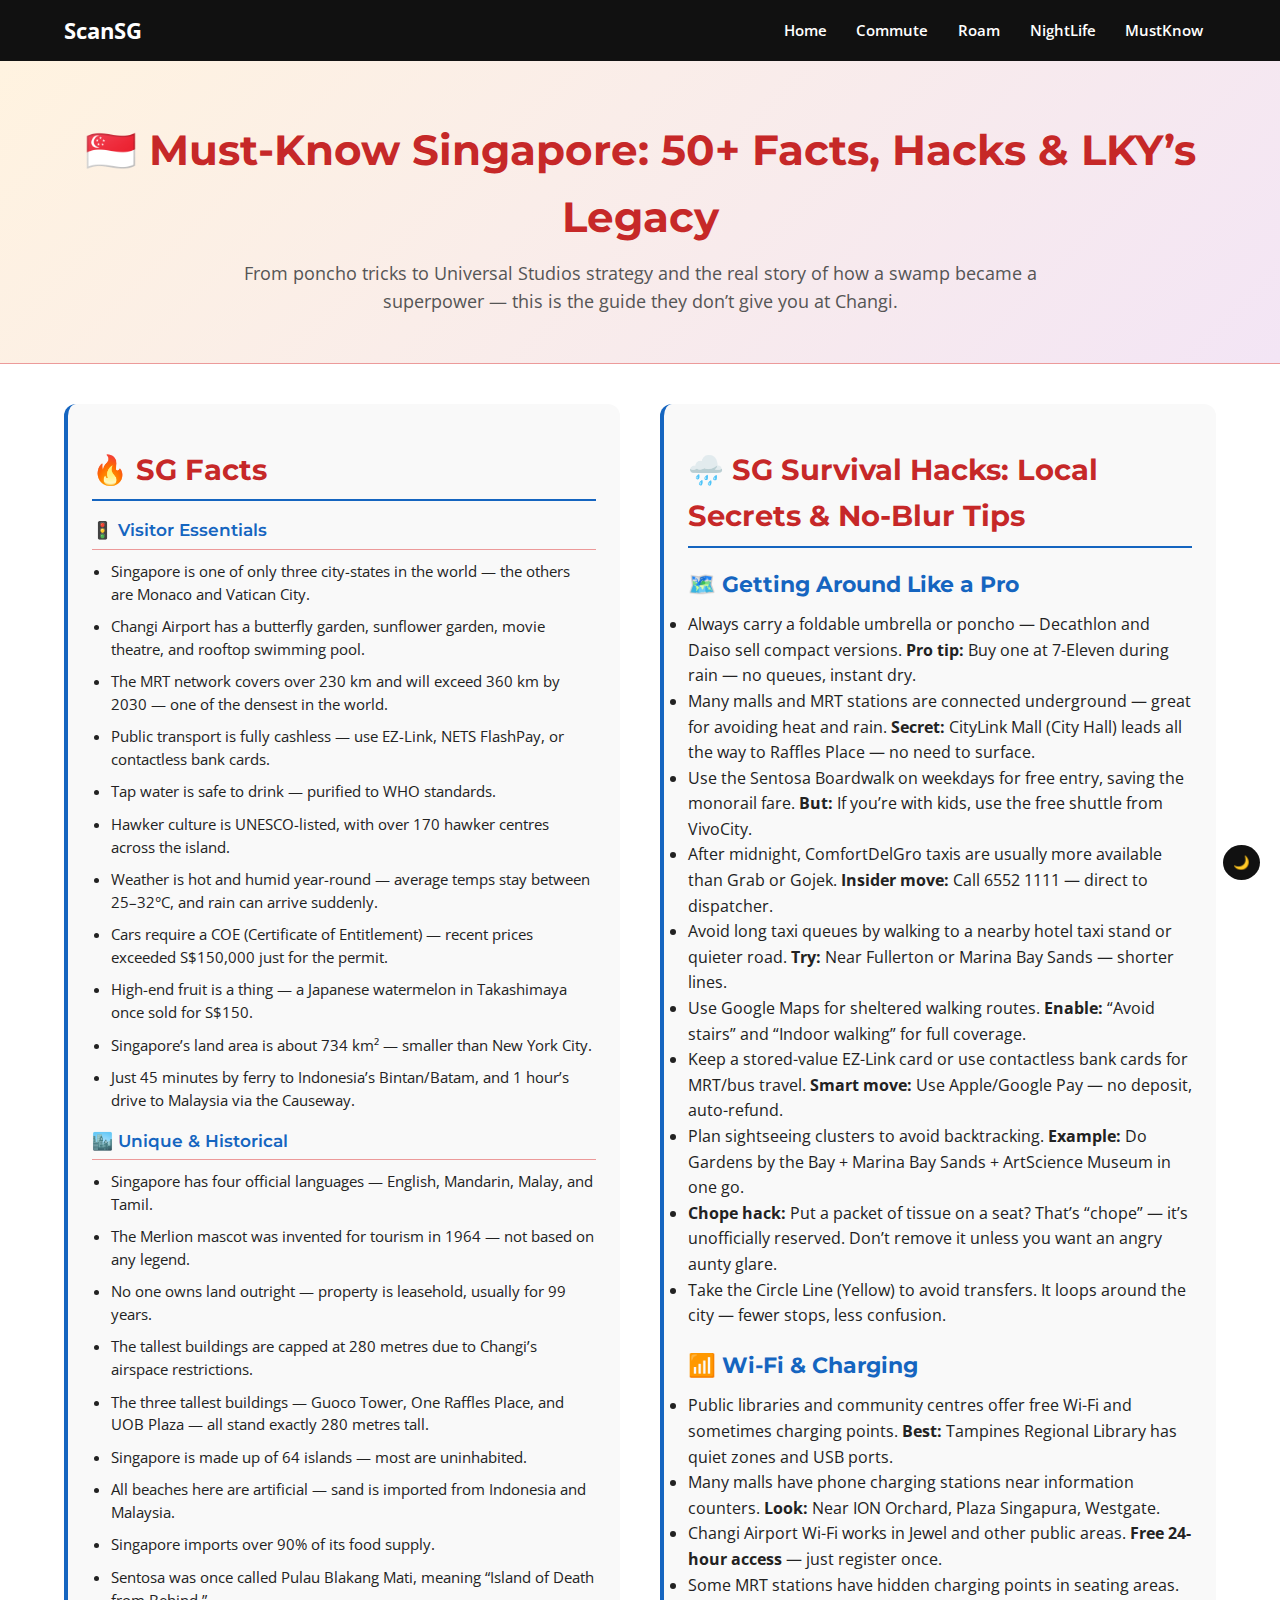
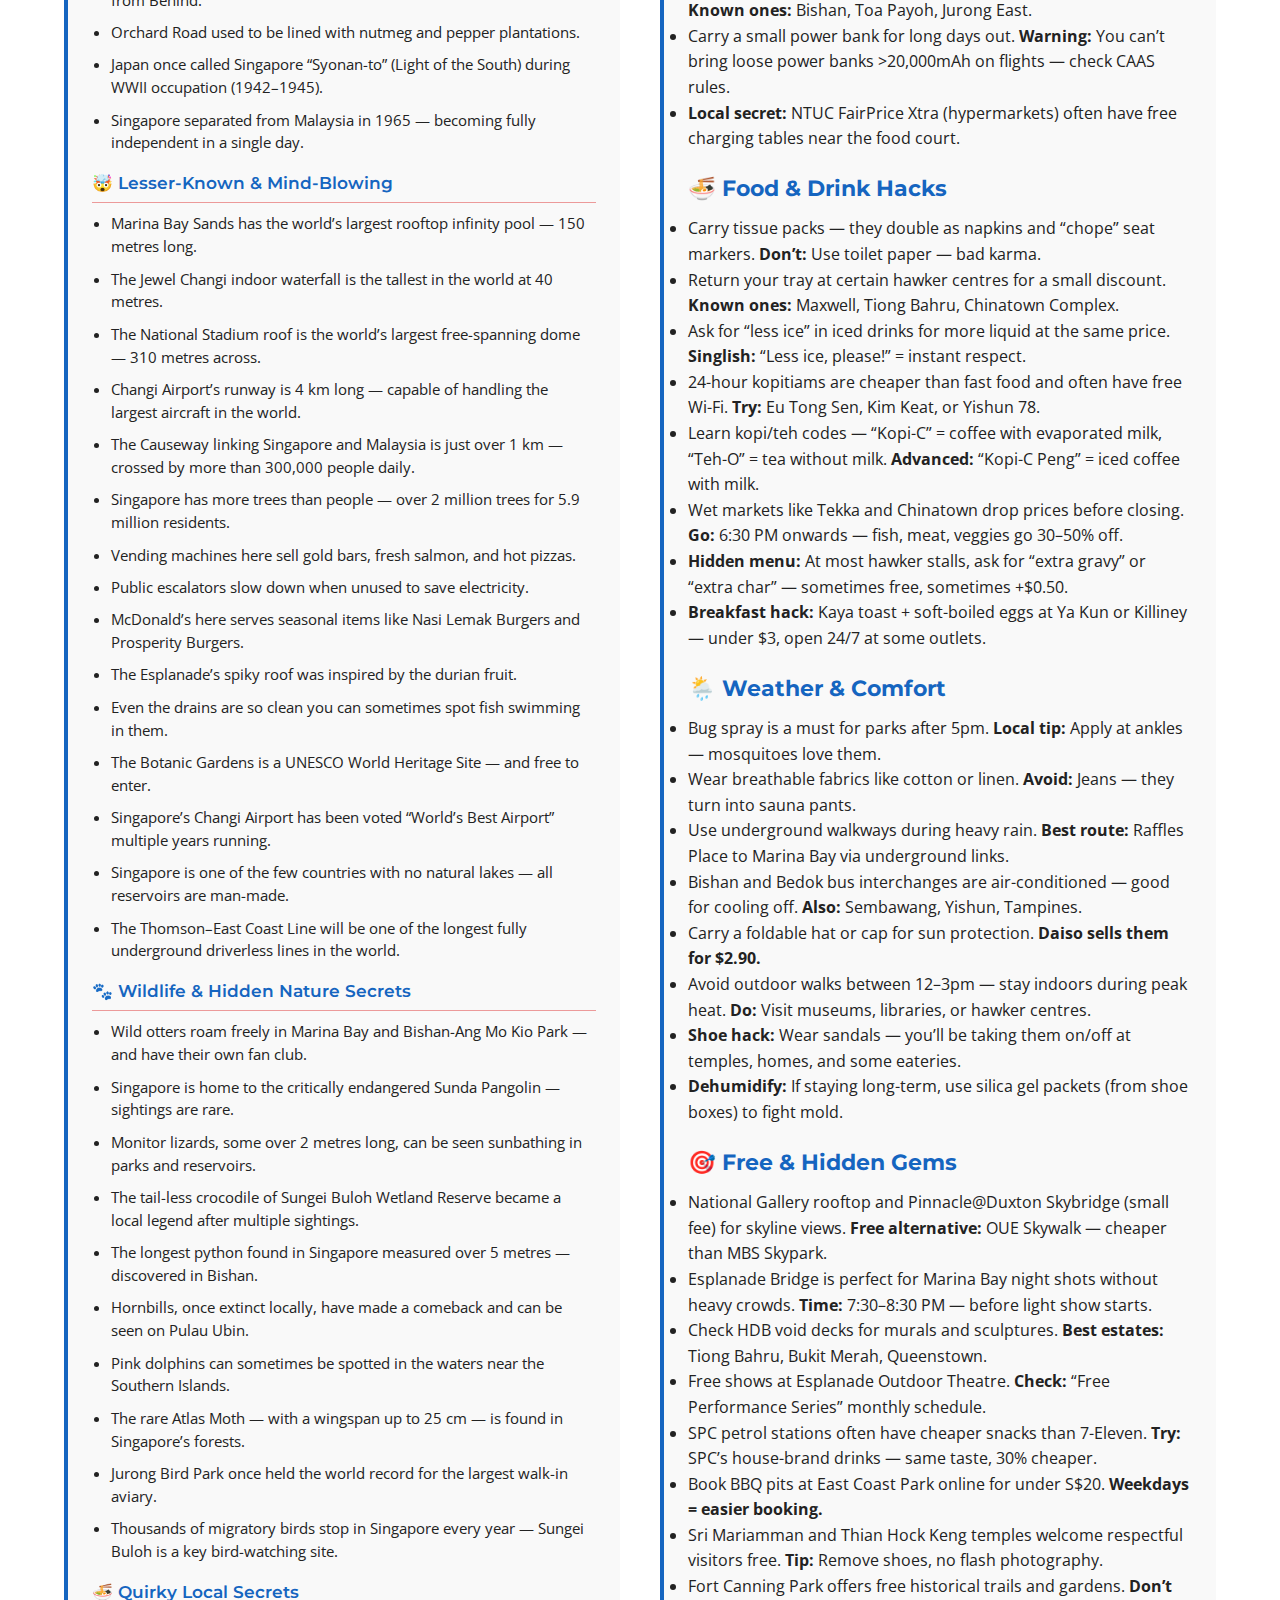
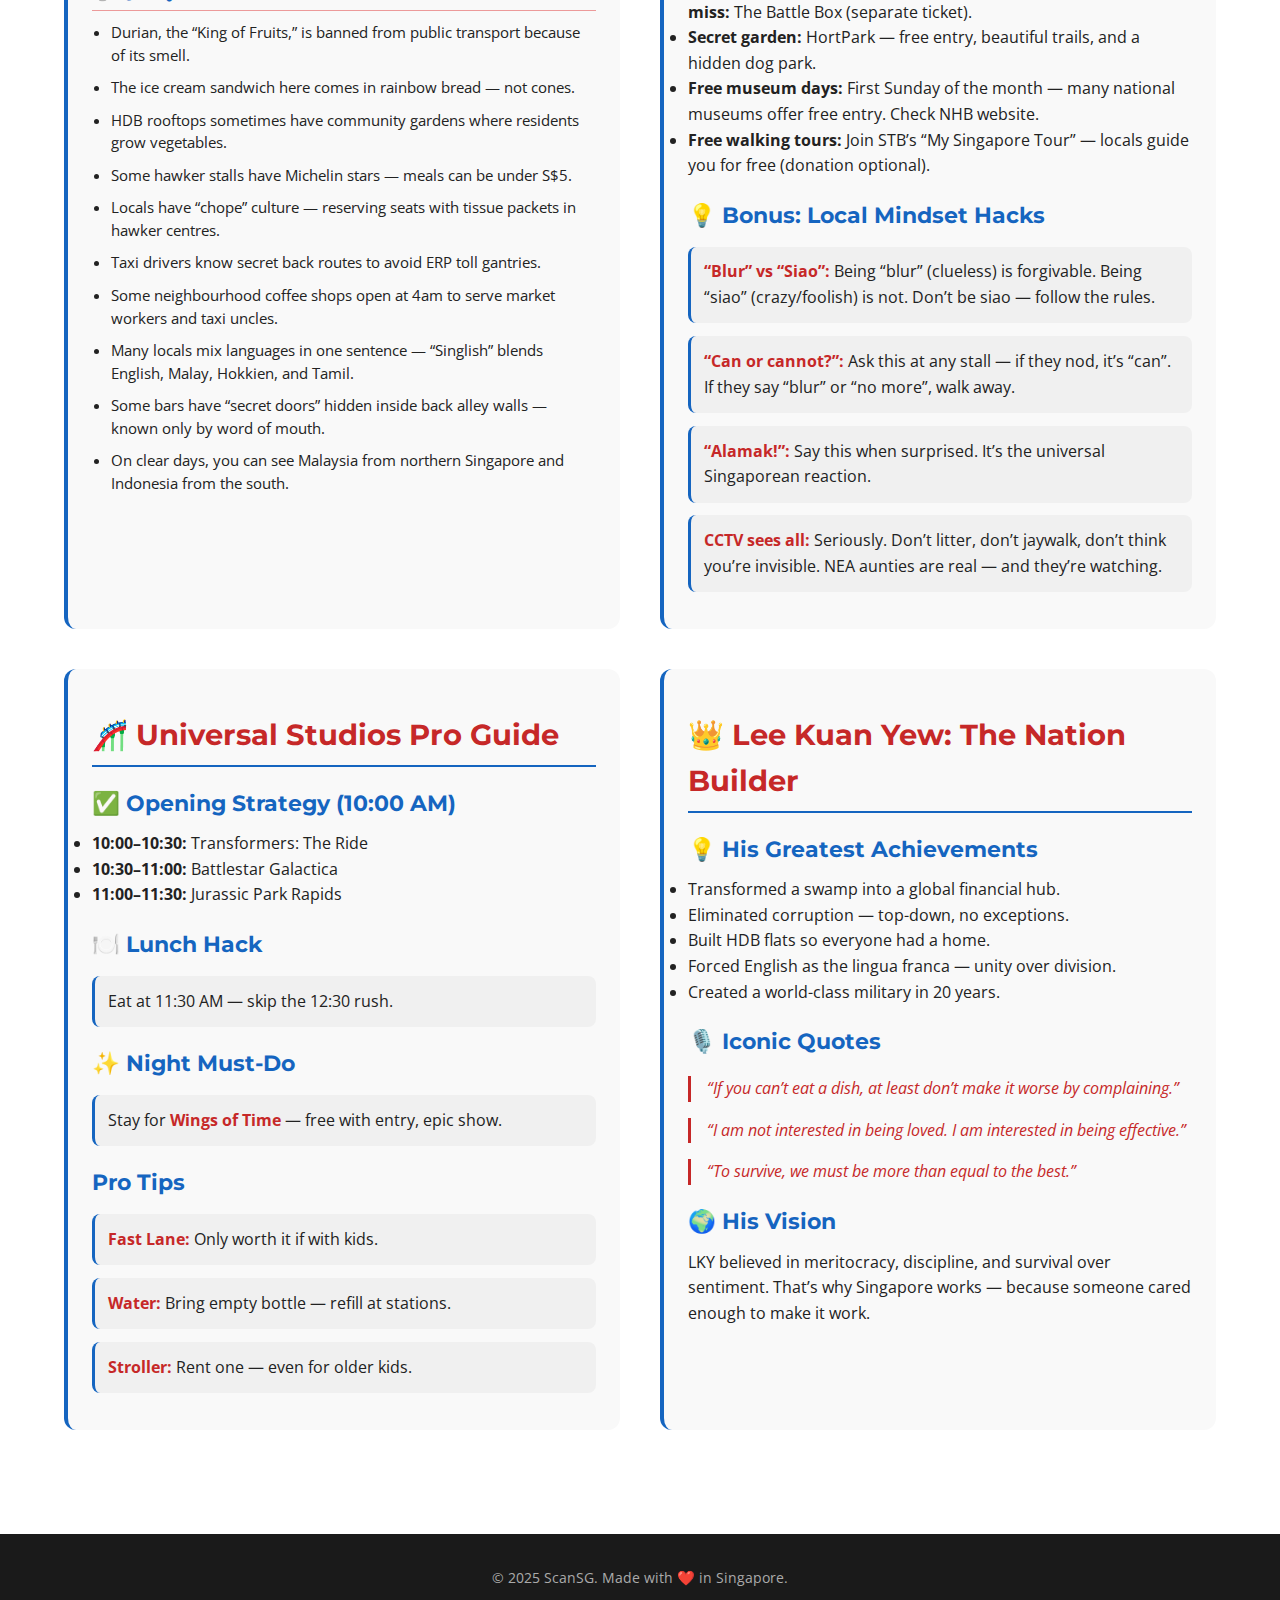
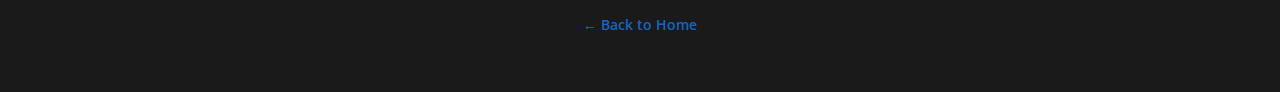
<file: mustknow.html>
<!DOCTYPE html>
<html lang="en-SG" data-theme="light">
<head>
  <meta charset="UTF-8" />
  <meta name="viewport" content="width=device-width, initial-scale=1.0" />
  <title>Must-Know Singapore: 50+ Facts, Hacks, USS & LKY Legacy | ScanSG</title>
  <meta name="description" content="50+ mind-blowing facts, survival hacks, Universal Studios pro tips, and the untold story of Lee Kuan Yew. The real Singapore guide — no blur-blur.">
  <meta name="robots" content="index, follow" />
  <link rel="canonical" href="https://scansg.com/mustknow.html" />
  
  <!-- Open Graph / Social -->
  <meta property="og:title" content="Must-Know Singapore: Facts, Hacks, USS & LKY" />
  <meta property="og:description" content="The ultimate guide to surviving and thriving in Singapore — from poncho hacks to LKY’s vision." />
  <meta property="og:image" content="https://scansg.com/images/mustknow-og.jpg" />
  <meta property="og:url" content="https://scansg.com/mustknow.html" />
  <meta property="og:type" content="article" />
  <meta property="og:site_name" content="ScanSG" />

  <!-- Twitter Card -->
  <meta name="twitter:card" content="summary_large_image" />
  <meta name="twitter:site" content="@ScanSG365" />
  <meta name="twitter:title" content="Must-Know Singapore: Facts, Hacks, USS & LKY" />
  <meta name="twitter:description" content="50+ facts, hacks, and the real story of how Singapore became a miracle." />
  <meta name="twitter:image" content="https://scansg.com/images/mustknow-og.jpg" />

  <!-- Favicon -->
  <link rel="icon" href="/images/favicon.ico" sizes="32x32" />

  <!-- Preload Fonts -->
  <link href="https://fonts.googleapis.com/css2?family=Montserrat:wght@700&family=Open+Sans&display=swap" rel="stylesheet" media="print" onload="this.media='all'">

  <!-- Inline CSS -->
  <style>
    :root {
      --main: #c62828;
      --accent: #1565c0;
      --text: #222;
      --bg: #fff;
      --gray: #555;
      --light-gray: #f9f9f9;
      --border: #ec9a9a;
      --header-bg: #111;
    }
    [data-theme="dark"] {
      --text: #eee;
      --bg: #121212;
      --light-gray: #1e1e1e;
      --border: #444;
    }
    * {
      box-sizing: border-box;
      margin: 0;
      padding: 0;
      scroll-behavior: smooth;
    }
    body {
      font-family: 'Open Sans', sans-serif;
      line-height: 1.6;
      color: var(--text);
      background: var(--bg);
      transition: background 0.4s ease, color 0.4s ease;
    }
    h1, h2, h3, h4 {
      font-family: 'Montserrat', sans-serif;
      margin: 1.2rem 0 0.6rem;
      color: var(--main);
    }
    h2 {
      font-size: 1.8rem;
      border-bottom: 2px solid var(--accent);
      padding-bottom: 0.4rem;
    }
    h3 {
      font-size: 1.4rem;
      color: var(--accent);
    }
    a {
      color: var(--accent);
      text-decoration: none;
    }
    .container {
      max-width: 1200px;
      margin: 0 auto;
      padding: 0 1.5rem;
    }
    /* Header */
    header {
      background: var(--header-bg);
      color: white;
      padding: 0.8rem 0;
      position: sticky;
      top: 0;
      z-index: 1000;
    }
    .header-content {
      display: flex;
      justify-content: space-between;
      align-items: center;
    }
    .logo-link {
      text-decoration: none;
    }
    .logo {
      font-weight: 700;
      font-size: 1.4rem;
      color: white;
    }
    nav a {
      color: white;
      font-size: 0.95rem;
      font-weight: 600;
      margin: 0 0.8rem;
    }
    nav a:hover {
      color: #4fc3f7;
    }
    /* Hero */
    .hero {
      text-align: center;
      padding: 3rem 1rem;
      background: linear-gradient(135deg, #fff3e0 0%, #f3e5f5 100%);
      margin: 0;
      border-bottom: 1px solid var(--border);
    }
    [data-theme="dark"] .hero {
      background: linear-gradient(135deg, #2a1a1a 0%, #1a1a2a 100%);
      border-color: #444;
    }
    .hero h1 {
      font-size: 2.6rem;
      margin: 0.5rem 0;
      color: var(--main);
    }
    .hero p {
      font-size: 1.1rem;
      color: var(--gray);
      max-width: 800px;
      margin: 0 auto;
    }
    /* 2-Column Grid Layout */
    .two-column {
      display: grid;
      grid-template-columns: 1fr 1fr;
      gap: 2.5rem;
      padding: 2.5rem 0;
    }
    .section-box {
      background: var(--light-gray);
      padding: 1.5rem;
      border-radius: 12px;
      border-left: 4px solid var(--accent);
    }
    [data-theme="dark"] .section-box {
      background: #1e1e1e;
    }
    .tip-box {
      background: #f0f0f0;
      padding: 0.8rem;
      border-radius: 8px;
      margin: 0.8rem 0;
      border-left: 3px solid var(--accent);
    }
    [data-theme="dark"] .tip-box {
      background: #2a2a2a;
    }
    .tip-box strong {
      color: var(--main);
    }
    .uss-tip {
      background: #fff8e1;
      border-left-color: #ff8f00 !important;
    }
    [data-theme="dark"] .uss-tip {
      background: #2a2418;
    }
    .lky-quote {
      font-style: italic;
      color: #c62828;
      border-left: 3px solid #c62828;
      padding-left: 1rem;
      margin: 1rem 0;
    }
    /* Footer */
    footer {
      margin-top: 4rem;
      padding: 2rem 1rem;
      background: #1a1a1a;
      color: #aaa;
      text-align: center;
      font-size: 0.9rem;
    }
    [data-theme="dark"] footer {
      background: #000;
      color: #888;
    }
    footer a {
      color: #4fc3f7;
    }
    .back-link {
      display: block;
      margin: 1.5rem auto;
      text-align: center;
      font-weight: 600;
      color: var(--accent);
    }
    @media (max-width: 768px) {
      .two-column {
        grid-template-columns: 1fr;
        gap: 1.5rem;
      }
      .hero h1 {
        font-size: 2.1rem;
      }
      .container {
        padding: 0 1rem;
      }
    }
  </style>

<style>
  .mindblow-section ul {
    font-size: 0.95rem;
    line-height: 1.6; /* taller lines for better readability */
    padding-left: 1.2rem;
    margin: 0;
  }
  .mindblow-section ul li {
    margin-bottom: 0.6rem; /* space between bullets */
  }
  .mindblow-section h3 {
    font-size: 1.05rem;
    margin-top: 1rem;
    color: var(--accent);
    border-bottom: 1px solid var(--border);
    padding-bottom: 0.3rem;
    font-weight: 600;
  }
  @media (max-width: 768px) {
    .mindblow-section ul li {
      margin-bottom: 0.8rem;
    }
  }
</style>

</head>
<body>

<!-- Header -->
<header>
  <div class="container header-content">
    <a href="index.html" class="logo-link">
      <div class="logo">ScanSG</div>
    </a>
    <nav>
      <a href="index.html">Home</a>
      <a href="transport.html">Commute</a>
      <a href="food.html">Roam</a>
      <a href="nightlife.html">NightLife</a>
      <a href="mustknow.html">MustKnow</a>
    </nav>
  </div>
</header>

<!-- Hero -->
<section class="hero">
  <div class="container">
    <h1>🇸🇬 Must-Know Singapore: 50+ Facts, Hacks & LKY’s Legacy</h1>
    <p>From poncho tricks to Universal Studios strategy and the real story of how a swamp became a superpower — this is the guide they don’t give you at Changi.</p>
  </div>
</section>

<!-- 2-Column Layout -->
<div class="container">
  <div class="two-column">

    <!-- Section 1: Facts -->
    
<div class="section-box mindblow-section">
  <h2>🔥 SG Facts</h2>

  <h3 style="margin-top:1rem;color:var(--accent);border-bottom:1px solid var(--border);padding-bottom:0.3rem;">🚦 Visitor Essentials</h3>
  <ul style="font-size: 0.95rem; line-height: 1.5;">
    <li>Singapore is one of only three city-states in the world — the others are Monaco and Vatican City.</li>
    <li>Changi Airport has a butterfly garden, sunflower garden, movie theatre, and rooftop swimming pool.</li>
    <li>The MRT network covers over 230 km and will exceed 360 km by 2030 — one of the densest in the world.</li>
    <li>Public transport is fully cashless — use EZ-Link, NETS FlashPay, or contactless bank cards.</li>
    <li>Tap water is safe to drink — purified to WHO standards.</li>
    <li>Hawker culture is UNESCO-listed, with over 170 hawker centres across the island.</li>
    <li>Weather is hot and humid year-round — average temps stay between 25–32°C, and rain can arrive suddenly.</li>
    <li>Cars require a COE (Certificate of Entitlement) — recent prices exceeded S$150,000 just for the permit.</li>
    <li>High-end fruit is a thing — a Japanese watermelon in Takashimaya once sold for S$150.</li>
    <li>Singapore’s land area is about 734 km² — smaller than New York City.</li>
    <li>Just 45 minutes by ferry to Indonesia’s Bintan/Batam, and 1 hour’s drive to Malaysia via the Causeway.</li>
  </ul>

  <h3 style="margin-top:1rem;color:var(--accent);border-bottom:1px solid var(--border);padding-bottom:0.3rem;">🏙️ Unique & Historical</h3>
  <ul style="font-size: 0.95rem; line-height: 1.5;">
    <li>Singapore has four official languages — English, Mandarin, Malay, and Tamil.</li>
    <li>The Merlion mascot was invented for tourism in 1964 — not based on any legend.</li>
    <li>No one owns land outright — property is leasehold, usually for 99 years.</li>
    <li>The tallest buildings are capped at 280 metres due to Changi’s airspace restrictions.</li>
    <li>The three tallest buildings — Guoco Tower, One Raffles Place, and UOB Plaza — all stand exactly 280 metres tall.</li>
    <li>Singapore is made up of 64 islands — most are uninhabited.</li>
    <li>All beaches here are artificial — sand is imported from Indonesia and Malaysia.</li>
    <li>Singapore imports over 90% of its food supply.</li>
    <li>Sentosa was once called Pulau Blakang Mati, meaning “Island of Death from Behind.”</li>
    <li>Orchard Road used to be lined with nutmeg and pepper plantations.</li>
    <li>Japan once called Singapore “Syonan-to” (Light of the South) during WWII occupation (1942–1945).</li>
    <li>Singapore separated from Malaysia in 1965 — becoming fully independent in a single day.</li>
  </ul>

  <h3 style="margin-top:1rem;color:var(--accent);border-bottom:1px solid var(--border);padding-bottom:0.3rem;">🤯 Lesser-Known & Mind-Blowing</h3>
  <ul style="font-size: 0.95rem; line-height: 1.5;">
    <li>Marina Bay Sands has the world’s largest rooftop infinity pool — 150 metres long.</li>
    <li>The Jewel Changi indoor waterfall is the tallest in the world at 40 metres.</li>
    <li>The National Stadium roof is the world’s largest free-spanning dome — 310 metres across.</li>
    <li>Changi Airport’s runway is 4 km long — capable of handling the largest aircraft in the world.</li>
    <li>The Causeway linking Singapore and Malaysia is just over 1 km — crossed by more than 300,000 people daily.</li>
    <li>Singapore has more trees than people — over 2 million trees for 5.9 million residents.</li>
    <li>Vending machines here sell gold bars, fresh salmon, and hot pizzas.</li>
    <li>Public escalators slow down when unused to save electricity.</li>
    <li>McDonald’s here serves seasonal items like Nasi Lemak Burgers and Prosperity Burgers.</li>
    <li>The Esplanade’s spiky roof was inspired by the durian fruit.</li>
    <li>Even the drains are so clean you can sometimes spot fish swimming in them.</li>
    <li>The Botanic Gardens is a UNESCO World Heritage Site — and free to enter.</li>
    <li>Singapore’s Changi Airport has been voted “World’s Best Airport” multiple years running.</li>
    <li>Singapore is one of the few countries with no natural lakes — all reservoirs are man-made.</li>
    <li>The Thomson–East Coast Line will be one of the longest fully underground driverless lines in the world.</li>
  </ul>

  <h3 style="margin-top:1rem;color:var(--accent);border-bottom:1px solid var(--border);padding-bottom:0.3rem;">🐾 Wildlife & Hidden Nature Secrets</h3>
  <ul style="font-size: 0.95rem; line-height: 1.5;">
    <li>Wild otters roam freely in Marina Bay and Bishan-Ang Mo Kio Park — and have their own fan club.</li>
    <li>Singapore is home to the critically endangered Sunda Pangolin — sightings are rare.</li>
    <li>Monitor lizards, some over 2 metres long, can be seen sunbathing in parks and reservoirs.</li>
    <li>The tail-less crocodile of Sungei Buloh Wetland Reserve became a local legend after multiple sightings.</li>
    <li>The longest python found in Singapore measured over 5 metres — discovered in Bishan.</li>
    <li>Hornbills, once extinct locally, have made a comeback and can be seen on Pulau Ubin.</li>
    <li>Pink dolphins can sometimes be spotted in the waters near the Southern Islands.</li>
    <li>The rare Atlas Moth — with a wingspan up to 25 cm — is found in Singapore’s forests.</li>
    <li>Jurong Bird Park once held the world record for the largest walk-in aviary.</li>
    <li>Thousands of migratory birds stop in Singapore every year — Sungei Buloh is a key bird-watching site.</li>
  </ul>

  <h3 style="margin-top:1rem;color:var(--accent);border-bottom:1px solid var(--border);padding-bottom:0.3rem;">🍜 Quirky Local Secrets</h3>
  <ul style="font-size: 0.95rem; line-height: 1.5;">
    <li>Durian, the “King of Fruits,” is banned from public transport because of its smell.</li>
    <li>The ice cream sandwich here comes in rainbow bread — not cones.</li>
    <li>HDB rooftops sometimes have community gardens where residents grow vegetables.</li>
    <li>Some hawker stalls have Michelin stars — meals can be under S$5.</li>
    <li>Locals have “chope” culture — reserving seats with tissue packets in hawker centres.</li>
    <li>Taxi drivers know secret back routes to avoid ERP toll gantries.</li>
    <li>Some neighbourhood coffee shops open at 4am to serve market workers and taxi uncles.</li>
    <li>Many locals mix languages in one sentence — “Singlish” blends English, Malay, Hokkien, and Tamil.</li>
    <li>Some bars have “secret doors” hidden inside back alley walls — known only by word of mouth.</li>
    <li>On clear days, you can see Malaysia from northern Singapore and Indonesia from the south.</li>
  </ul>
</div>

<!-- Section 2: Tips & Tricks -->
<div class="section-box">
  <h2>🌧️ SG Survival Hacks: Local Secrets & No-Blur Tips</h2>

  <h3>🗺️ Getting Around Like a Pro</h3>
  <ul>
    <li>Always carry a foldable umbrella or poncho — Decathlon and Daiso sell compact versions. <strong>Pro tip:</strong> Buy one at 7-Eleven during rain — no queues, instant dry.</li>
    <li>Many malls and MRT stations are connected underground — great for avoiding heat and rain. <strong>Secret:</strong> CityLink Mall (City Hall) leads all the way to Raffles Place — no need to surface.</li>
    <li>Use the Sentosa Boardwalk on weekdays for free entry, saving the monorail fare. <strong>But:</strong> If you’re with kids, use the free shuttle from VivoCity.</li>
    <li>After midnight, ComfortDelGro taxis are usually more available than Grab or Gojek. <strong>Insider move:</strong> Call 6552 1111 — direct to dispatcher.</li>
    <li>Avoid long taxi queues by walking to a nearby hotel taxi stand or quieter road. <strong>Try:</strong> Near Fullerton or Marina Bay Sands — shorter lines.</li>
    <li>Use Google Maps for sheltered walking routes. <strong>Enable:</strong> “Avoid stairs” and “Indoor walking” for full coverage.</li>
    <li>Keep a stored-value EZ-Link card or use contactless bank cards for MRT/bus travel. <strong>Smart move:</strong> Use Apple/Google Pay — no deposit, auto-refund.</li>
    <li>Plan sightseeing clusters to avoid backtracking. <strong>Example:</strong> Do Gardens by the Bay + Marina Bay Sands + ArtScience Museum in one go.</li>
    <li><strong>Chope hack:</strong> Put a packet of tissue on a seat? That’s “chope” — it’s unofficially reserved. Don’t remove it unless you want an angry aunty glare.</li>
    <li>Take the Circle Line (Yellow) to avoid transfers. It loops around the city — fewer stops, less confusion.</li>
  </ul>

  <h3>📶 Wi-Fi & Charging</h3>
  <ul>
    <li>Public libraries and community centres offer free Wi-Fi and sometimes charging points. <strong>Best:</strong> Tampines Regional Library has quiet zones and USB ports.</li>
    <li>Many malls have phone charging stations near information counters. <strong>Look:</strong> Near ION Orchard, Plaza Singapura, Westgate.</li>
    <li>Changi Airport Wi-Fi works in Jewel and other public areas. <strong>Free 24-hour access</strong> — just register once.</li>
    <li>Some MRT stations have hidden charging points in seating areas. <strong>Known ones:</strong> Bishan, Toa Payoh, Jurong East.</li>
    <li>Carry a small power bank for long days out. <strong>Warning:</strong> You can’t bring loose power banks >20,000mAh on flights — check CAAS rules.</li>
    <li><strong>Local secret:</strong> NTUC FairPrice Xtra (hypermarkets) often have free charging tables near the food court.</li>
  </ul>

  <h3>🍜 Food & Drink Hacks</h3>
  <ul>
    <li>Carry tissue packs — they double as napkins and “chope” seat markers. <strong>Don’t:</strong> Use toilet paper — bad karma.</li>
    <li>Return your tray at certain hawker centres for a small discount. <strong>Known ones:</strong> Maxwell, Tiong Bahru, Chinatown Complex.</li>
    <li>Ask for “less ice” in iced drinks for more liquid at the same price. <strong>Singlish:</strong> “Less ice, please!” = instant respect.</li>
    <li>24-hour kopitiams are cheaper than fast food and often have free Wi-Fi. <strong>Try:</strong> Eu Tong Sen, Kim Keat, or Yishun 78.</li>
    <li>Learn kopi/teh codes — “Kopi-C” = coffee with evaporated milk, “Teh-O” = tea without milk. <strong>Advanced:</strong> “Kopi-C Peng” = iced coffee with milk.</li>
    <li>Wet markets like Tekka and Chinatown drop prices before closing. <strong>Go:</strong> 6:30 PM onwards — fish, meat, veggies go 30–50% off.</li>
    <li><strong>Hidden menu:</strong> At most hawker stalls, ask for “extra gravy” or “extra char” — sometimes free, sometimes +$0.50.</li>
    <li><strong>Breakfast hack:</strong> Kaya toast + soft-boiled eggs at Ya Kun or Killiney — under $3, open 24/7 at some outlets.</li>
  </ul>

  <h3>🌦️ Weather & Comfort</h3>
  <ul>
    <li>Bug spray is a must for parks after 5pm. <strong>Local tip:</strong> Apply at ankles — mosquitoes love them.</li>
    <li>Wear breathable fabrics like cotton or linen. <strong>Avoid:</strong> Jeans — they turn into sauna pants.</li>
    <li>Use underground walkways during heavy rain. <strong>Best route:</strong> Raffles Place to Marina Bay via underground links.</li>
    <li>Bishan and Bedok bus interchanges are air-conditioned — good for cooling off. <strong>Also:</strong> Sembawang, Yishun, Tampines.</li>
    <li>Carry a foldable hat or cap for sun protection. <strong>Daiso sells them for $2.90.</strong></li>
    <li>Avoid outdoor walks between 12–3pm — stay indoors during peak heat. <strong>Do:</strong> Visit museums, libraries, or hawker centres.</li>
    <li><strong>Shoe hack:</strong> Wear sandals — you’ll be taking them on/off at temples, homes, and some eateries.</li>
    <li><strong>Dehumidify:</strong> If staying long-term, use silica gel packets (from shoe boxes) to fight mold.</li>
  </ul>

  <h3>🎯 Free & Hidden Gems</h3>
  <ul>
    <li>National Gallery rooftop and Pinnacle@Duxton Skybridge (small fee) for skyline views. <strong>Free alternative:</strong> OUE Skywalk — cheaper than MBS Skypark.</li>
    <li>Esplanade Bridge is perfect for Marina Bay night shots without heavy crowds. <strong>Time:</strong> 7:30–8:30 PM — before light show starts.</li>
    <li>Check HDB void decks for murals and sculptures. <strong>Best estates:</strong> Tiong Bahru, Bukit Merah, Queenstown.</li>
    <li>Free shows at Esplanade Outdoor Theatre. <strong>Check:</strong> “Free Performance Series” monthly schedule.</li>
    <li>SPC petrol stations often have cheaper snacks than 7-Eleven. <strong>Try:</strong> SPC’s house-brand drinks — same taste, 30% cheaper.</li>
    <li>Book BBQ pits at East Coast Park online for under S$20. <strong>Weekdays = easier booking.</strong></li>
    <li>Sri Mariamman and Thian Hock Keng temples welcome respectful visitors free. <strong>Tip:</strong> Remove shoes, no flash photography.</li>
    <li>Fort Canning Park offers free historical trails and gardens. <strong>Don’t miss:</strong> The Battle Box (separate ticket).</li>
    <li><strong>Secret garden:</strong> HortPark — free entry, beautiful trails, and a hidden dog park.</li>
    <li><strong>Free museum days:</strong> First Sunday of the month — many national museums offer free entry. Check NHB website.</li>
    <li><strong>Free walking tours:</strong> Join STB’s “My Singapore Tour” — locals guide you for free (donation optional).</li>
  </ul>

  <h3>💡 Bonus: Local Mindset Hacks</h3>
  <div class="tip-box">
    <strong>“Blur” vs “Siao”:</strong> Being “blur” (clueless) is forgivable. Being “siao” (crazy/foolish) is not. Don’t be siao — follow the rules.
  </div>
  <div class="tip-box">
    <strong>“Can or cannot?”:</strong> Ask this at any stall — if they nod, it’s “can”. If they say “blur” or “no more”, walk away.
  </div>
  <div class="tip-box">
    <strong>“Alamak!”:</strong> Say this when surprised. It’s the universal Singaporean reaction.
  </div>
  <div class="tip-box">
    <strong>CCTV sees all:</strong> Seriously. Don’t litter, don’t jaywalk, don’t think you’re invisible. NEA aunties are real — and they’re watching.
  </div>
</div>



    
    <!-- Section 3: USS Strategy -->
    <div class="section-box">
      <h2>🎢 Universal Studios Pro Guide</h2>
      <h3>✅ Opening Strategy (10:00 AM)</h3>
      <ul>
        <li><strong>10:00–10:30:</strong> Transformers: The Ride</li>
        <li><strong>10:30–11:00:</strong> Battlestar Galactica</li>
        <li><strong>11:00–11:30:</strong> Jurassic Park Rapids</li>
      </ul>
      <h3>🍽️ Lunch Hack</h3>
      <div class="tip-box">Eat at 11:30 AM — skip the 12:30 rush.</div>
      <h3>✨ Night Must-Do</h3>
      <div class="tip-box">Stay for <strong>Wings of Time</strong> — free with entry, epic show.</div>
      <h3>Pro Tips</h3>
      <div class="tip-box"><strong>Fast Lane:</strong> Only worth it if with kids.</div>
      <div class="tip-box"><strong>Water:</strong> Bring empty bottle — refill at stations.</div>
      <div class="tip-box"><strong>Stroller:</strong> Rent one — even for older kids.</div>
    </div>

    <!-- Section 4: LKY & History -->
    <div class="section-box">
      <h2>👑 Lee Kuan Yew: The Nation Builder</h2>
      <h3>💡 His Greatest Achievements</h3>
      <ul>
        <li>Transformed a swamp into a global financial hub.</li>
        <li>Eliminated corruption — top-down, no exceptions.</li>
        <li>Built HDB flats so everyone had a home.</li>
        <li>Forced English as the lingua franca — unity over division.</li>
        <li>Created a world-class military in 20 years.</li>
      </ul>
      <h3>🎙️ Iconic Quotes</h3>
      <div class="lky-quote">“If you can’t eat a dish, at least don’t make it worse by complaining.”</div>
      <div class="lky-quote">“I am not interested in being loved. I am interested in being effective.”</div>
      <div class="lky-quote">“To survive, we must be more than equal to the best.”</div>
      <h3>🌍 His Vision</h3>
      <p>LKY believed in meritocracy, discipline, and survival over sentiment. That’s why Singapore works — because someone cared enough to make it work.</p>
    </div>

  </div>
</div>

<!-- Footer -->
<footer>
  <div class="container">
    <p>&copy; 2025 ScanSG. Made with ❤️ in Singapore.</p>
    <a href="index.html" class="back-link">← Back to Home</a>
  </div>
</footer>

<!-- Dark Mode Toggle -->
<script>
  const html = document.documentElement;
  const darkModeToggle = document.createElement('button');
  darkModeToggle.textContent = '🌙';
  darkModeToggle.style.position = 'fixed';
  darkModeToggle.style.bottom = '20px';
  darkModeToggle.style.right = '20px';
  darkModeToggle.style.zIndex = '1000';
  darkModeToggle.style.padding = '10px';
  darkModeToggle.style.border = 'none';
  darkModeToggle.style.borderRadius = '50%';
  darkModeToggle.style.background = '#111';
  darkModeToggle.style.color = 'white';
  darkModeToggle.style.cursor = 'pointer';
  document.body.appendChild(darkModeToggle);

  if (localStorage.theme === 'dark') {
    html.setAttribute('data-theme', 'dark');
    darkModeToggle.textContent = '☀️';
  }

  darkModeToggle.addEventListener('click', () => {
    if (html.getAttribute('data-theme') === 'dark') {
      html.setAttribute('data-theme', 'light');
      localStorage.theme = 'light';
      darkModeToggle.textContent = '🌙';
    } else {
      html.setAttribute('data-theme', 'dark');
      localStorage.theme = 'dark';
      darkModeToggle.textContent = '☀️';
    }
  });
</script>

</body>
</html>
</file>
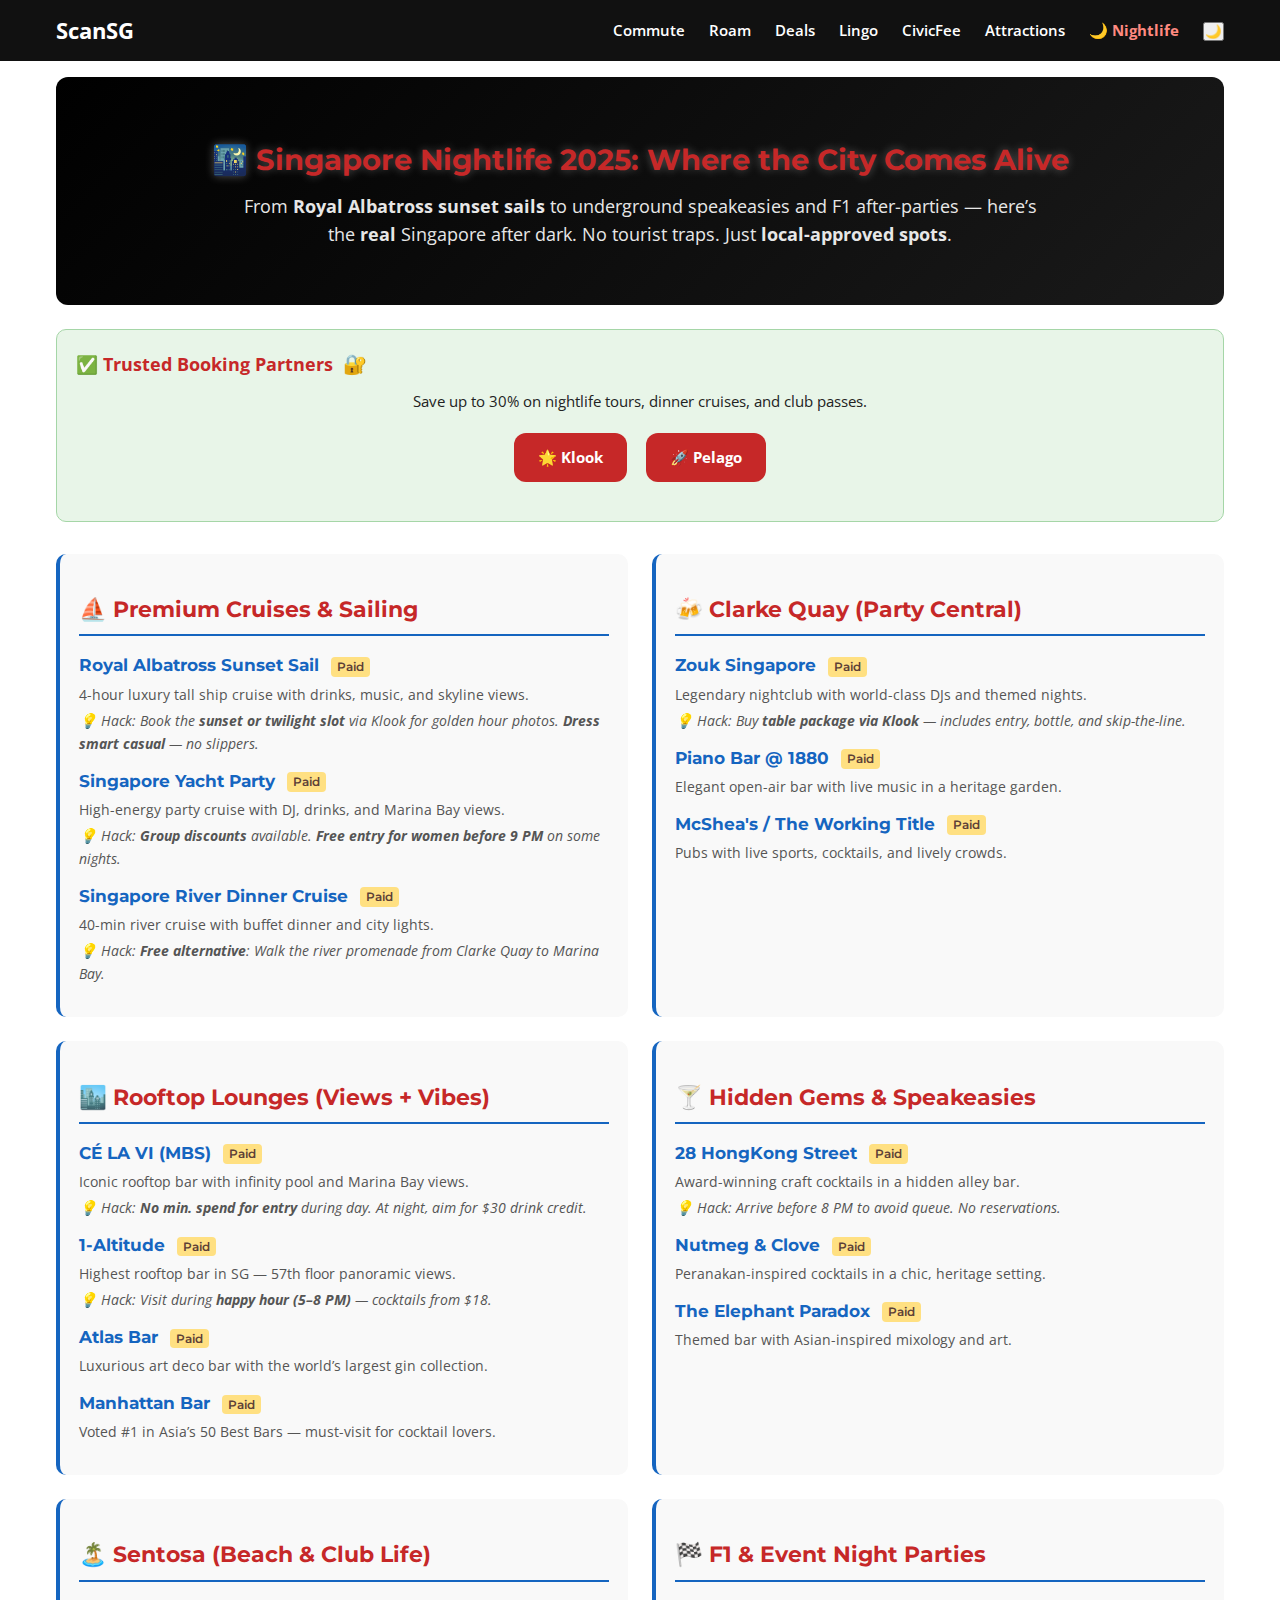
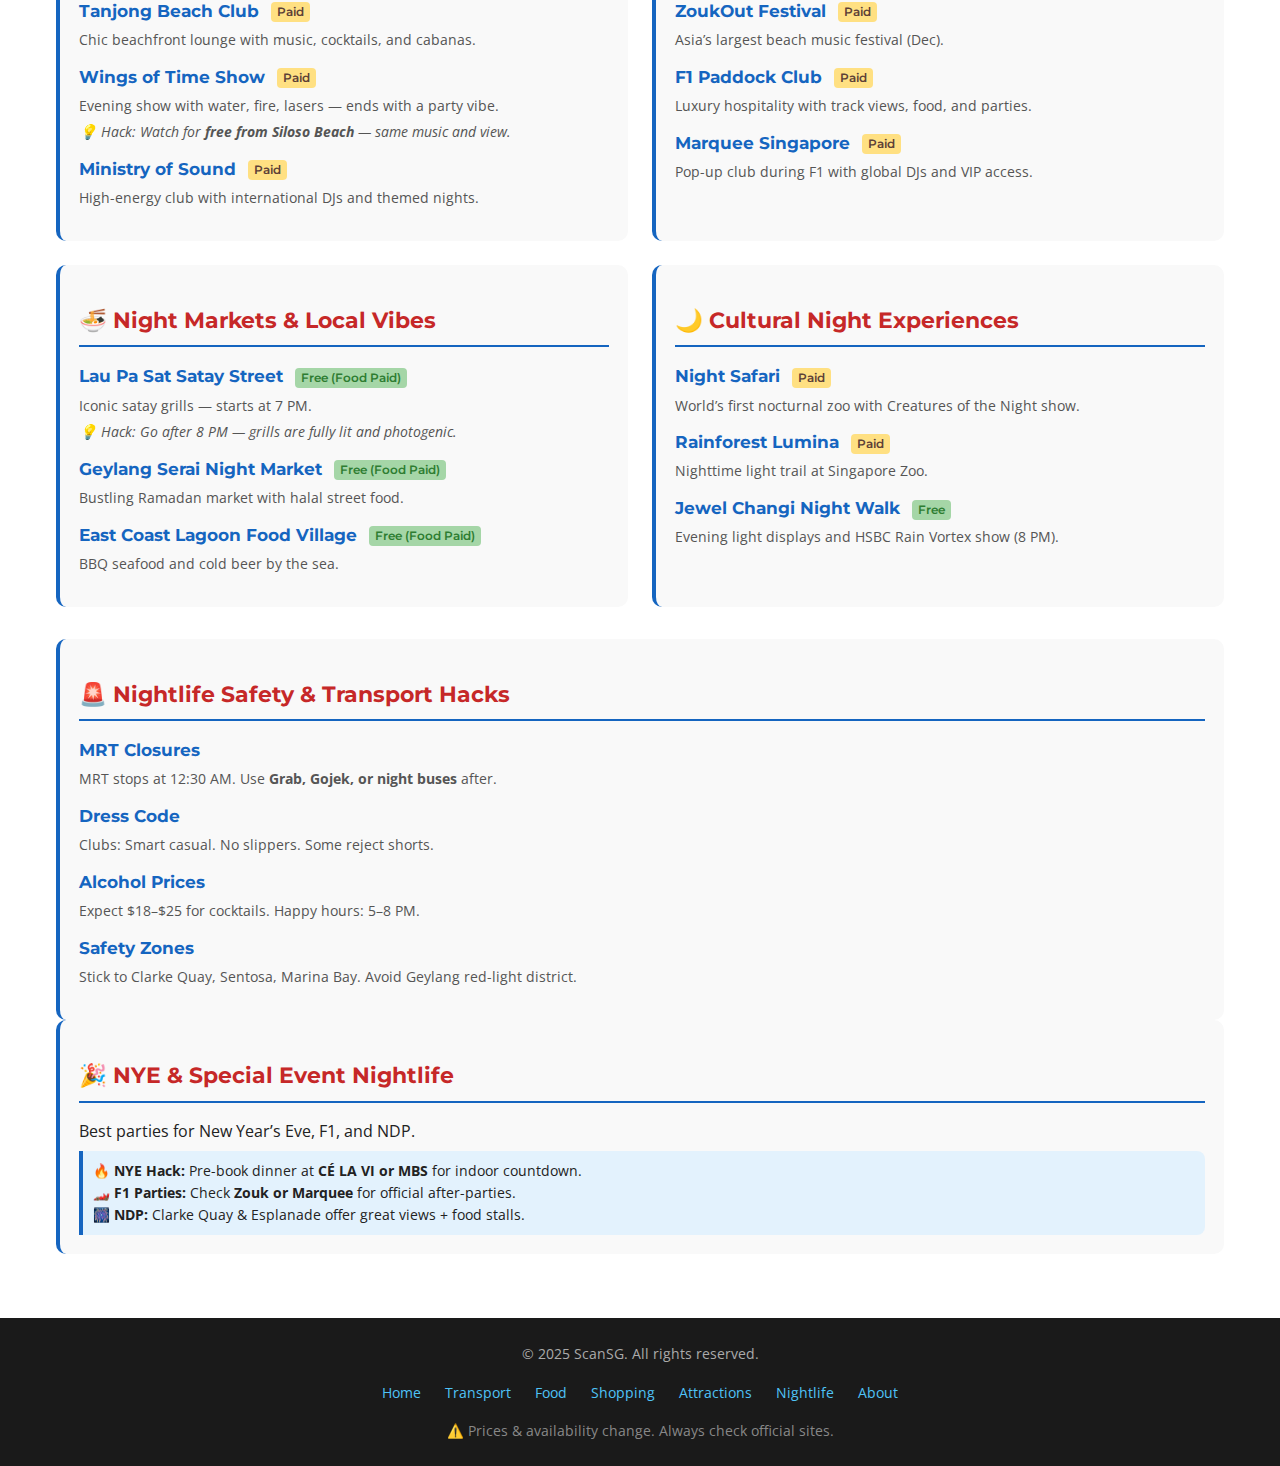
<file: nightlife.html>
<!DOCTYPE html>
<html lang="en-SG" data-theme="light">
<head>
  <meta charset="UTF-8" />
  <meta name="viewport" content="width=device-width, initial-scale=1.0" />
  <meta name="description" content="Singapore Nightlife 2025: Complete guide to best bars, clubs, dinner cruises, rooftop lounges, F1 parties & hidden gems. Local hacks, safety tips, and Klook deals." />
  <meta name="keywords" content="Singapore nightlife 2025, best bars in Singapore, rooftop bars, Clarke Quay clubs, Sentosa beach parties, dinner cruise, night markets, Royal Albatross, F1 parties, cheap drinks, safe nightlife, local pub crawl" />
  <meta name="robots" content="index, follow" />
  <link rel="canonical" href="https://scansg.com/nightlife.html" />
  
  <!-- Fonts -->
  <link href="https://fonts.googleapis.com/css2?family=Montserrat:wght@700&family=Open+Sans&display=swap" rel="stylesheet" media="print" onload="this.media='all'">
  
  <!-- Open Graph -->
  <meta property="og:title" content="Singapore Nightlife 2025 | Best Bars, Cruises & Hidden Gems + Local Hacks" />
  <meta property="og:description" content="The most complete guide to Singapore after dark — Royal Albatross, rooftop bars, F1 parties, dinner cruises & local secrets. Updated for 2025." />
  <meta property="og:image" content="https://scansg.com/images/og-nightlife.jpg" />
  <meta property="og:url" content="https://scansg.com/nightlife.html" />
  <meta property="og:type" content="article" />
  
  <!-- Twitter -->
  <meta name="twitter:card" content="summary_large_image" />
  <meta name="twitter:site" content="@ScanSG365" />
  <meta name="twitter:title" content="Singapore Nightlife 2025 | Royal Albatross, Rooftop Bars & F1 Parties" />
  <meta name="twitter:description" content="Complete 2025 guide: cruises, clubs, speakeasies, and hidden gems. With local hacks & affiliate deals." />
  <meta name="twitter:image" content="https://scansg.com/images/og-nightlife.jpg" />
  
  <!-- Title -->
  <title>Singapore Nightlife 2025 | Royal Albatross, Rooftop Bars & F1 Parties + Hacks</title>
  
  <!-- Favicon -->
  <link rel="icon" href="/images/favicon.ico" sizes="32x32" />
  
  <!-- Google AdSense -->
  <script async src="https://pagead2.googlesyndication.com/pagead/js/adsbygoogle.js?client=ca-pub-4636396521329327" crossorigin="anonymous"></script>
  
  <!-- Google Analytics 4 -->
  <script async src="https://www.googletagmanager.com/gtag/js?id=G-HL77S9PP18"></script>
  <script>
    window.dataLayer = window.dataLayer || [];
    function gtag(){dataLayer.push(arguments);}
    gtag('js', new Date());
    gtag('config', 'G-HL77S9PP18', { 'anonymize_ip': true });
  </script>
  
  <!-- Microsoft Clarity -->
  <script type="text/javascript">
    (function(c,l,a,r,i,t,y){
        c[a]=c[a]||function(){(c[a].q=c[a].q||[]).push(arguments)};
        t=l.createElement(r);t.async=1;t.src="https://www.clarity.ms/tag/"+i;
        y=l.getElementsByTagName(r)[0];y.parentNode.insertBefore(t,y);
    })(window, document, "clarity", "script", "sp1isxvzim");
  </script>
  
  <!-- Structured Data -->
  <script type="application/ld+json">
  {
    "@context": "https://schema.org",
    "@type": "Article",
    "headline": "Singapore Nightlife 2025 | Royal Albatross, Rooftop Bars & F1 Parties",
    "description": "The most complete guide to Singapore nightlife — Royal Albatross, dinner cruises, F1 parties, rooftop lounges, and hidden speakeasies.",
    "image": "https://scansg.com/images/og-nightlife.jpg",
    "author": {
      "@type": "Organization",
      "name": "ScanSG"
    },
    "publisher": {
      "@type": "Organization",
      "name": "ScanSG",
      "logo": {
        "@type": "ImageObject",
        "url": "https://scansg.com/images/logo.png"
      }
    },
    "datePublished": "2025-04-09",
    "dateModified": "2025-04-09",
    "mainEntityOfPage": {
      "@type": "WebPage",
      "@id": "https://scansg.com/nightlife.html"
    }
  }
  </script>
  
  <!-- Load links.js -->
  <script src="/js/links.js" defer></script>
  
  <!-- Inline CSS -->
  <style>
    :root {
      --main: #c62828;
      --accent: #1565c0;
      --text: #222;
      --bg: #fff;
      --gray: #555;
      --light-gray: #f9f9f9;
      --border: #ec9a9a;
      --header-bg: #111;
    }
    [data-theme="dark"] {
      --text: #eee;
      --bg: #121212;
      --gray: #aaa;
      --light-gray: #1e1e1e;
      --border: #444;
    }
    * {
      box-sizing: border-box;
      margin: 0;
      padding: 0;
    }
    body {
      font-family: 'Open Sans', sans-serif;
      line-height: 1.6;
      color: var(--text);
      background: var(--bg);
      transition: background 0.3s ease, color 0.3s ease;
    }
    h1, h2, h3, h4 {
      font-family: 'Montserrat', sans-serif;
      margin: 1.2rem 0 0.6rem;
      color: var(--main);
    }
    a {
      color: var(--accent);
      text-decoration: none;
    }
    a:hover {
      text-decoration: underline;
    }
    .container {
      max-width: 1200px;
      margin: 0 auto;
      padding: 0 1rem;
    }
    /* Header */
    header {
      background: var(--header-bg);
      color: white;
      padding: 0.8rem 0;
      position: sticky;
      top: 0;
      z-index: 1000;
    }
    .header-content {
      display: flex;
      justify-content: space-between;
      align-items: center;
      max-width: 1200px;
      margin: 0 auto;
      padding: 0 1rem;
    }
    .logo-link {
      text-decoration: none;
    }
    .logo {
      font-weight: 700;
      font-size: 1.4rem;
      color: white;
    }
    nav ul {
      display: flex;
      list-style: none;
      gap: 1.5rem;
    }
    nav li {
      width: fit-content;
    }
    nav a {
      color: white;
      font-size: 0.95rem;
      font-weight: 600;
    }
    nav a:hover {
      color: #4fc3f7;
    }
    /* Hero */
    .hero {
      text-align: center;
      padding: 2.5rem 1rem;
      background: linear-gradient(135deg, #000000 0%, #1a1a1a 100%);
      margin: 1rem 0;
      border-radius: 12px;
      color: #fff;
    }
    .hero h1 {
      font-size: 1.8rem;
      text-shadow: 0 0 10px rgba(255,255,255,0.3);
    }
    .hero p {
      font-size: 1.1rem;
      max-width: 800px;
      margin: 0 auto 1rem;
      opacity: 0.9;
    }
    /* Trust Banner */
    .trust-banner {
      background: #e8f5e8;
      border: 1px solid #a5d6a7;
      padding: 1.2rem;
      border-radius: 10px;
      margin: 1.5rem 0;
      text-align: center;
      font-size: 0.95rem;
    }
    [data-theme="dark"] .trust-banner {
      background: #0a3d0a;
      border-color: #2e7d32;
      color: #e8f5e8;
    }
    .trust-links {
      margin: 0.6rem 0;
    }
    .trust-links a {
      margin: 0 0.8rem;
      font-weight: 600;
      color: #2e7d32;
    }
    [data-theme="dark"] .trust-links a {
      color: #a5d6a7;
    }
    /* Region Grid */
    .region-grid {
      display: grid;
      grid-template-columns: repeat(auto-fit, minmax(500px, 1fr));
      gap: 1.5rem;
      margin: 2rem 0;
    }
    .region {
      background: var(--light-gray);
      padding: 1.2rem;
      border-radius: 10px;
      border-left: 4px solid var(--accent);
    }
    [data-theme="dark"] .region {
      background: #1e1e1e;
    }
    .region h3 {
      color: var(--main);
      margin-bottom: 1rem;
      font-size: 1.4rem;
      padding-bottom: 0.4rem;
      border-bottom: 2px solid var(--accent);
    }
    .attraction-list {
      list-style: none;
      padding: 0;
    }
    .attraction-item {
      margin-bottom: 0.8rem;
    }
    .attraction-item h4 {
      margin: 0;
      font-size: 1.05rem;
    }
    .tag {
      font-size: 0.75rem;
      font-weight: 600;
      padding: 0.15rem 0.4rem;
      border-radius: 4px;
      margin-left: 0.4rem;
    }
    .tag.paid {
      background: #ffe082;
      color: #5d4037;
    }
    .tag.free {
      background: #a5d6a7;
      color: #2e7d32;
    }
    [data-theme="dark"] .tag.paid {
      background: #554400;
      color: #ffe082;
    }
    [data-theme="dark"] .tag.free {
      background: #0a3d0a;
      color: #a5d6a7;
    }
    .attraction-item p {
      margin: 0.2rem 0 0;
      font-size: 0.9rem;
      color: var(--gray);
    }
    .cheat {
      font-size: 0.85rem;
      color: #666;
      font-style: italic;
      margin: 0.3rem 0 0;
    }
    [data-theme="dark"] .cheat {
      color: #aaa;
    }
    .pro-tip {
      background: #e3f2fd;
      border-left: 4px solid #1565c0;
      padding: 0.6rem;
      margin: 0.4rem 0 0;
      font-size: 0.85rem;
      border-radius: 0 8px 8px 0;
    }
    [data-theme="dark"] .pro-tip {
      background: #0a1a2a;
      border-color: #4fc3f7;
      color: #ddd;
    }
    /* Footer */
    footer {
      margin-top: 4rem;
      padding: 1.5rem 1rem;
      background: #1a1a1a;
      color: #aaa;
      font-size: 0.9rem;
      text-align: center;
    }
    [data-theme="dark"] footer {
      background: #000;
      color: #888;
    }
    footer a {
      color: #4fc3f7;
    }
    .disclaimer {
      font-size: 0.85rem;
      color: #888;
      margin-top: 0.6rem;
    }
    @media (max-width: 768px) {
      .header-content {
        flex-direction: column;
        gap: 0.8rem;
      }
      .hero h1 {
        font-size: 1.6rem;
      }
      .region-grid {
        grid-template-columns: 1fr;
      }
    }
  </style>
</head>
<body>
  <!-- Header -->
  <header>
    <div class="container header-content">
      <a href="index.html" class="logo-link">
        <div class="logo">ScanSG</div>
      </a>
      <nav>
        <ul>
          <li><a href="transport.html">Commute</a></li>
          <li><a href="food.html">Roam</a></li>
          <li><a href="shopping.html">Deals</a></li>
          <li><a href="glossary.html">Lingo</a></li>
          <li><a href="penalties.html">CivicFee</a></li>
          <li><a href="attractions.html">Attractions</a></li>
          <li><a href="nightlife.html" style="color: #ff8a80 !important; font-weight: 700;">🌙 Nightlife</a></li>
          <li><button class="dark-mode-toggle" id="darkModeToggle">🌙</button></li>
        </ul>
      </nav>
    </div>
  </header>

  <!-- Main -->
  <div class="container">
    <main>
      <!-- Hero -->
      <section class="hero">
        <h1>🌃 Singapore Nightlife 2025: Where the City Comes Alive</h1>
        <p>From <strong>Royal Albatross sunset sails</strong> to underground speakeasies and F1 after-parties — here’s the <strong>real</strong> Singapore after dark. No tourist traps. Just <strong>local-approved spots</strong>.</p>
      </section>

      <!-- Trust Banner -->
      <div class="trust-banner">
        <div style="display: flex; align-items: center; gap: 0.6rem; margin-bottom: 0.6rem;">
          <strong style="color: #c62828; font-size: 1.1rem;">✅ Trusted Booking Partners</strong>
          <span style="font-size: 1.2rem;">🔐</span>
        </div>
        <p style="margin: 0.2rem 0; font-size: 0.95rem;">Save up to 30% on nightlife tours, dinner cruises, and club passes.</p>
        <div style="display: flex; flex-wrap: wrap; justify-content: center; gap: 1.2rem; margin: 1.2rem 0;">
          <a href="#" data-link-key="klook-home" target="_blank" style="background: #c62828; color: white; padding: 0.8rem 1.5rem; border-radius: 12px; font-weight: 700; text-decoration: none;">🌟 Klook</a>
          <a href="#" data-link-key="pelago-home" target="_blank" style="background: #c62828; color: white; padding: 0.8rem 1.5rem; border-radius: 12px; font-weight: 700; text-decoration: none;">🚀 Pelago</a>
        </div>
      </div>

      <!-- Region Grid -->
      <div class="region-grid">
        <!-- 1. Premium Cruises & Sailing -->
        <div class="region">
          <h3>⛵ Premium Cruises & Sailing</h3>
          <ul class="attraction-list">
            <li class="attraction-item">
              <h4><a href="#" data-link-key="royal_albatross" target="_blank">Royal Albatross Sunset Sail <span class="tag paid">Paid</span></a></h4>
              <p>4-hour luxury tall ship cruise with drinks, music, and skyline views.</p>
              <p class="cheat">💡 Hack: Book the <strong>sunset or twilight slot</strong> via Klook for golden hour photos. <strong>Dress smart casual</strong> — no slippers.</p>
            </li>
            <li class="attraction-item">
              <h4><a href="#" data-link-key="singapore_yacht_party" target="_blank">Singapore Yacht Party <span class="tag paid">Paid</span></a></h4>
              <p>High-energy party cruise with DJ, drinks, and Marina Bay views.</p>
              <p class="cheat">💡 Hack: <strong>Group discounts</strong> available. <strong>Free entry for women before 9 PM</strong> on some nights.</p>
            </li>
            <li class="attraction-item">
              <h4><a href="#" data-link-key="singapore_river_cruise_aff" target="_blank">Singapore River Dinner Cruise <span class="tag paid">Paid</span></a></h4>
              <p>40-min river cruise with buffet dinner and city lights.</p>
              <p class="cheat">💡 Hack: <strong>Free alternative</strong>: Walk the river promenade from Clarke Quay to Marina Bay.</p>
            </li>
          </ul>
        </div>

        <!-- 2. Clarke Quay -->
        <div class="region">
          <h3>🍻 Clarke Quay (Party Central)</h3>
          <ul class="attraction-list">
            <li class="attraction-item">
              <h4><a href="#" data-link-key="zouk_sg" target="_blank">Zouk Singapore <span class="tag paid">Paid</span></a></h4>
              <p>Legendary nightclub with world-class DJs and themed nights.</p>
              <p class="cheat">💡 Hack: Buy <strong>table package via Klook</strong> — includes entry, bottle, and skip-the-line.</p>
            </li>
            <li class="attraction-item">
              <h4><a href="#" data-link-key="piano_bar_1880" target="_blank">Piano Bar @ 1880 <span class="tag paid">Paid</span></a></h4>
              <p>Elegant open-air bar with live music in a heritage garden.</p>
            </li>
            <li class="attraction-item">
              <h4><a href="#" data-link-key="mcsheas" target="_blank">McShea's / The Working Title <span class="tag paid">Paid</span></a></h4>
              <p>Pubs with live sports, cocktails, and lively crowds.</p>
            </li>
          </ul>
        </div>

        <!-- 3. Rooftop Lounges -->
        <div class="region">
          <h3>🏙️ Rooftop Lounges (Views + Vibes)</h3>
          <ul class="attraction-list">
            <li class="attraction-item">
              <h4><a href="#" data-link-key="ce_la_vi_rooftop" target="_blank">CÉ LA VI (MBS) <span class="tag paid">Paid</span></a></h4>
              <p>Iconic rooftop bar with infinity pool and Marina Bay views.</p>
              <p class="cheat">💡 Hack: <strong>No min. spend for entry</strong> during day. At night, aim for $30 drink credit.</p>
            </li>
            <li class="attraction-item">
              <h4><a href="#" data-link-key="one_altitude" target="_blank">1-Altitude <span class="tag paid">Paid</span></a></h4>
              <p>Highest rooftop bar in SG — 57th floor panoramic views.</p>
              <p class="cheat">💡 Hack: Visit during <strong>happy hour (5–8 PM)</strong> — cocktails from $18.</p>
            </li>
            <li class="attraction-item">
              <h4><a href="#" data-link-key="atlas_bar" target="_blank">Atlas Bar <span class="tag paid">Paid</span></a></h4>
              <p>Luxurious art deco bar with the world’s largest gin collection.</p>
            </li>
            <li class="attraction-item">
              <h4><a href="#" data-link-key="manhattan_sg" target="_blank">Manhattan Bar <span class="tag paid">Paid</span></a></h4>
              <p>Voted #1 in Asia’s 50 Best Bars — must-visit for cocktail lovers.</p>
            </li>
          </ul>
        </div>

        <!-- 4. Hidden & Speakeasies -->
        <div class="region">
          <h3>🍸 Hidden Gems & Speakeasies</h3>
          <ul class="attraction-list">
            <li class="attraction-item">
              <h4><a href="#" data-link-key="two_eight_hong_kong_street" target="_blank">28 HongKong Street <span class="tag paid">Paid</span></a></h4>
              <p>Award-winning craft cocktails in a hidden alley bar.</p>
              <p class="cheat">💡 Hack: Arrive before 8 PM to avoid queue. No reservations.</p>
            </li>
            <li class="attraction-item">
              <h4><a href="#" data-link-key="nutt_meg_clove" target="_blank">Nutmeg & Clove <span class="tag paid">Paid</span></a></h4>
              <p>Peranakan-inspired cocktails in a chic, heritage setting.</p>
            </li>
            <li class="attraction-item">
              <h4><a href="#" data-link-key="elephant_paradox" target="_blank">The Elephant Paradox <span class="tag paid">Paid</span></a></h4>
              <p>Themed bar with Asian-inspired mixology and art.</p>
            </li>
          </ul>
        </div>

        <!-- 5. Sentosa & Beach Clubs -->
        <div class="region">
          <h3>🏝️ Sentosa (Beach & Club Life)</h3>
          <ul class="attraction-list">
            <li class="attraction-item">
              <h4><a href="#" data-link-key="tanjong_beach_club" target="_blank">Tanjong Beach Club <span class="tag paid">Paid</span></a></h4>
              <p>Chic beachfront lounge with music, cocktails, and cabanas.</p>
            </li>
            <li class="attraction-item">
              <h4><a href="#" data-link-key="wings_of_time_aff" target="_blank">Wings of Time Show <span class="tag paid">Paid</span></a></h4>
              <p>Evening show with water, fire, lasers — ends with a party vibe.</p>
              <p class="cheat">💡 Hack: Watch for <strong>free from Siloso Beach</strong> — same music and view.</p>
            </li>
            <li class="attraction-item">
              <h4><a href="#" data-link-key="ministry_of_sound" target="_blank">Ministry of Sound <span class="tag paid">Paid</span></a></h4>
              <p>High-energy club with international DJs and themed nights.</p>
            </li>
          </ul>
        </div>

        <!-- 6. F1 & Event Parties -->
        <div class="region">
          <h3>🏁 F1 & Event Night Parties</h3>
          <ul class="attraction-list">
            <li class="attraction-item">
              <h4><a href="#" data-link-key="zoukout_sg" target="_blank">ZoukOut Festival <span class="tag paid">Paid</span></a></h4>
              <p>Asia’s largest beach music festival (Dec).</p>
            </li>
            <li class="attraction-item">
              <h4><a href="#" data-link-key="f1_paddock_club" target="_blank">F1 Paddock Club <span class="tag paid">Paid</span></a></h4>
              <p>Luxury hospitality with track views, food, and parties.</p>
            </li>
            <li class="attraction-item">
              <h4><a href="#" data-link-key="marquee_sg" target="_blank">Marquee Singapore <span class="tag paid">Paid</span></a></h4>
              <p>Pop-up club during F1 with global DJs and VIP access.</p>
            </li>
          </ul>
        </div>

        <!-- 7. Night Markets & Local Vibes -->
        <div class="region">
          <h3>🍜 Night Markets & Local Vibes</h3>
          <ul class="attraction-list">
            <li class="attraction-item">
              <h4><a href="#">Lau Pa Sat Satay Street <span class="tag free">Free (Food Paid)</span></a></h4>
              <p>Iconic satay grills — starts at 7 PM.</p>
              <p class="cheat">💡 Hack: Go after 8 PM — grills are fully lit and photogenic.</p>
            </li>
            <li class="attraction-item">
              <h4><a href="#">Geylang Serai Night Market <span class="tag free">Free (Food Paid)</span></a></h4>
              <p>Bustling Ramadan market with halal street food.</p>
            </li>
            <li class="attraction-item">
              <h4><a href="#">East Coast Lagoon Food Village <span class="tag free">Free (Food Paid)</span></a></h4>
              <p>BBQ seafood and cold beer by the sea.</p>
            </li>
          </ul>
        </div>

        <!-- 8. Cultural Night Experiences -->
        <div class="region">
          <h3>🌙 Cultural Night Experiences</h3>
          <ul class="attraction-list">
            <li class="attraction-item">
              <h4><a href="#" data-link-key="night_safari" target="_blank">Night Safari <span class="tag paid">Paid</span></a></h4>
              <p>World’s first nocturnal zoo with Creatures of the Night show.</p>
            </li>
            <li class="attraction-item">
              <h4><a href="#" data-link-key="rainforest_lumiere" target="_blank">Rainforest Lumina <span class="tag paid">Paid</span></a></h4>
              <p>Nighttime light trail at Singapore Zoo.</p>
            </li>
            <li class="attraction-item">
              <h4><a href="#" data-link-key="jewel_changi_night">Jewel Changi Night Walk <span class="tag free">Free</span></a></h4>
              <p>Evening light displays and HSBC Rain Vortex show (8 PM).</p>
            </li>
          </ul>
        </div>
      </div>

      <!-- Safety & Transport Tips -->
      <div class="region">
        <h3>🚨 Nightlife Safety & Transport Hacks</h3>
        <ul class="attraction-list">
          <li class="attraction-item">
            <h4><a href="#">MRT Closures</a></h4>
            <p>MRT stops at 12:30 AM. Use <strong>Grab, Gojek, or night buses</strong> after.</p>
          </li>
          <li class="attraction-item">
            <h4><a href="#">Dress Code</a></h4>
            <p>Clubs: Smart casual. No slippers. Some reject shorts.</p>
          </li>
          <li class="attraction-item">
            <h4><a href="#">Alcohol Prices</a></h4>
            <p>Expect $18–$25 for cocktails. Happy hours: 5–8 PM.</p>
          </li>
          <li class="attraction-item">
            <h4><a href="#">Safety Zones</a></h4>
            <p>Stick to Clarke Quay, Sentosa, Marina Bay. Avoid Geylang red-light district.</p>
          </li>
        </ul>
      </div>

      <!-- NYE & Events -->
      <div class="region">
        <h3>🎉 NYE & Special Event Nightlife</h3>
        <p>Best parties for New Year’s Eve, F1, and NDP.</p>
        <div class="pro-tip">
          <strong>🔥 NYE Hack:</strong> Pre-book dinner at <strong>CÉ LA VI or MBS</strong> for indoor countdown.<br>
          <strong>🏎️ F1 Parties:</strong> Check <strong>Zouk or Marquee</strong> for official after-parties.<br>
          <strong>🎆 NDP:</strong> Clarke Quay & Esplanade offer great views + food stalls.
        </div>
      </div>
    </main>
  </div>

  <!-- Footer -->
  <footer>
    <div class="container">
      <p>&copy; 2025 ScanSG. All rights reserved.</p>
      <div style="margin: 1rem 0; display: flex; flex-wrap: wrap; justify-content: center; gap: 1.5rem; font-size: 0.9rem;">
        <a href="index.html">Home</a>
        <a href="transport.html">Transport</a>
        <a href="food.html">Food</a>
        <a href="shopping.html">Shopping</a>
        <a href="attractions.html">Attractions</a>
        <a href="nightlife.html">Nightlife</a>
        <a href="about.html">About</a>
      </div>
      <p class="disclaimer">⚠️ Prices & availability change. Always check official sites.</p>
    </div>
  </footer>

  <!-- Dark Mode Toggle -->
  <script>
    const darkModeToggle = document.getElementById('darkModeToggle');
    const html = document.documentElement;
    if (localStorage.theme === 'dark') {
      html.setAttribute('data-theme', 'dark');
      darkModeToggle.textContent = '☀️';
    } else {
      html.setAttribute('data-theme', 'light');
      darkModeToggle.textContent = '🌙';
    }
    darkModeToggle.addEventListener('click', () => {
      if (html.getAttribute('data-theme') === 'dark') {
        html.setAttribute('data-theme', 'light');
        localStorage.theme = 'light';
        darkModeToggle.textContent = '🌙';
      } else {
        html.setAttribute('data-theme', 'dark');
        localStorage.theme = 'dark';
        darkModeToggle.textContent = '☀️';
      }
    });
  </script>

  <!-- Load links.js -->
  <script src="/js/links.js" defer></script>
</body>
</html>
</file>
